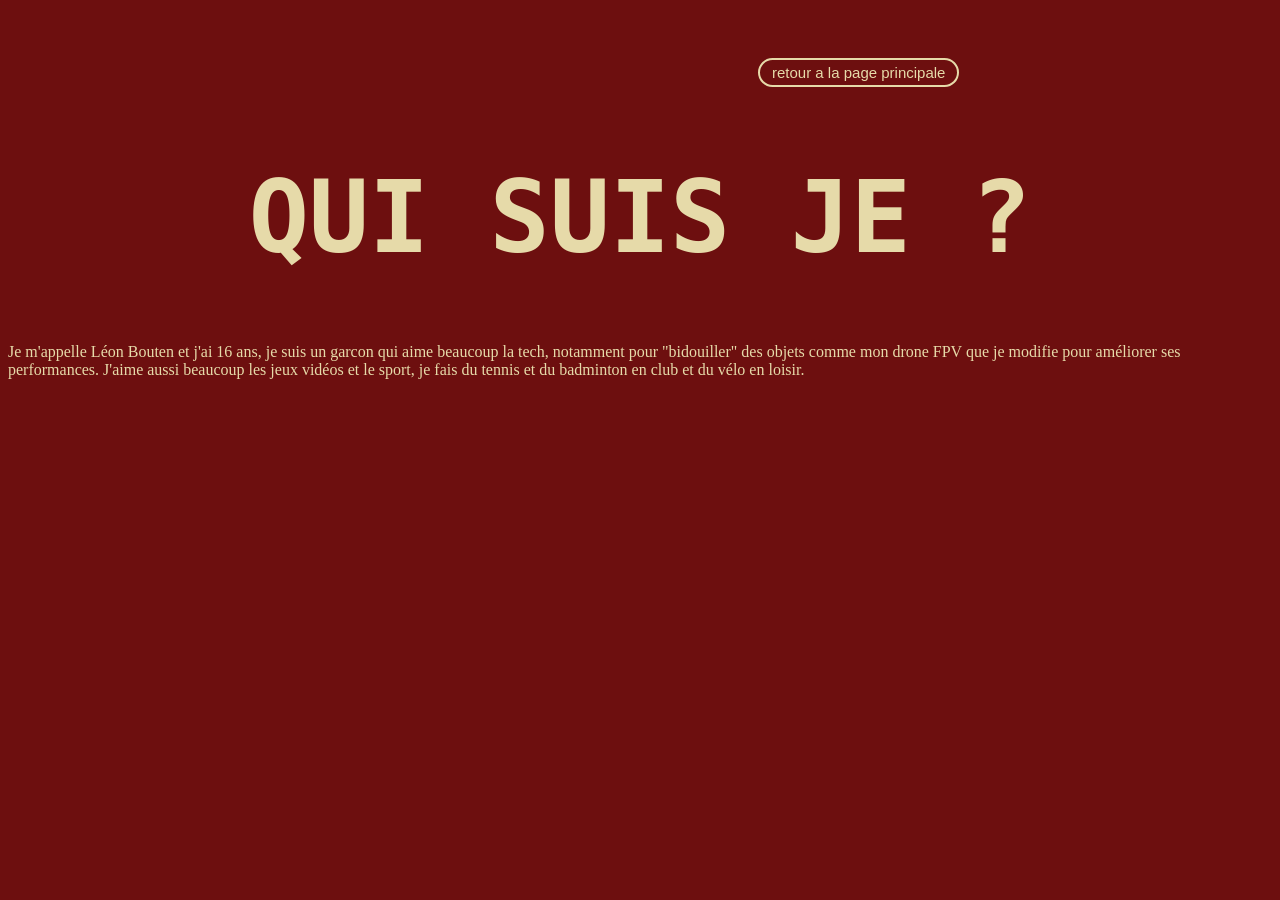
<file: apropoleon.html>
<!DOCTYPE html>
<html lang="fr">
<head>
  
   <meta charset="UTF-8">
   <meta name="viewport" content="width=device-width, initial-scale=1.0">
   <title>Mon Portfolio - qui suis je </title>
   <link rel="stylesheet" href="apropoleon.css">
  
</head>
<body>
   <header>
       <a href="leon.html">
      <button class = btn-apropo>retour a la page principale </button>
    </a>
    
    <h1>QUI SUIS JE ?</h1>
    
   </header>
   <main>
      <P>Je m'appelle Léon Bouten et j'ai 16 ans, je suis un garcon qui aime beaucoup la tech, notamment pour "bidouiller" des objets comme mon drone FPV que je modifie pour améliorer ses performances. 
         J'aime aussi beaucoup  les jeux vidéos et le sport, je fais du tennis et du badminton en club et du vélo en loisir. 
      </P>
   </main>
   <footer></footer>
</body>
</html>
</file>
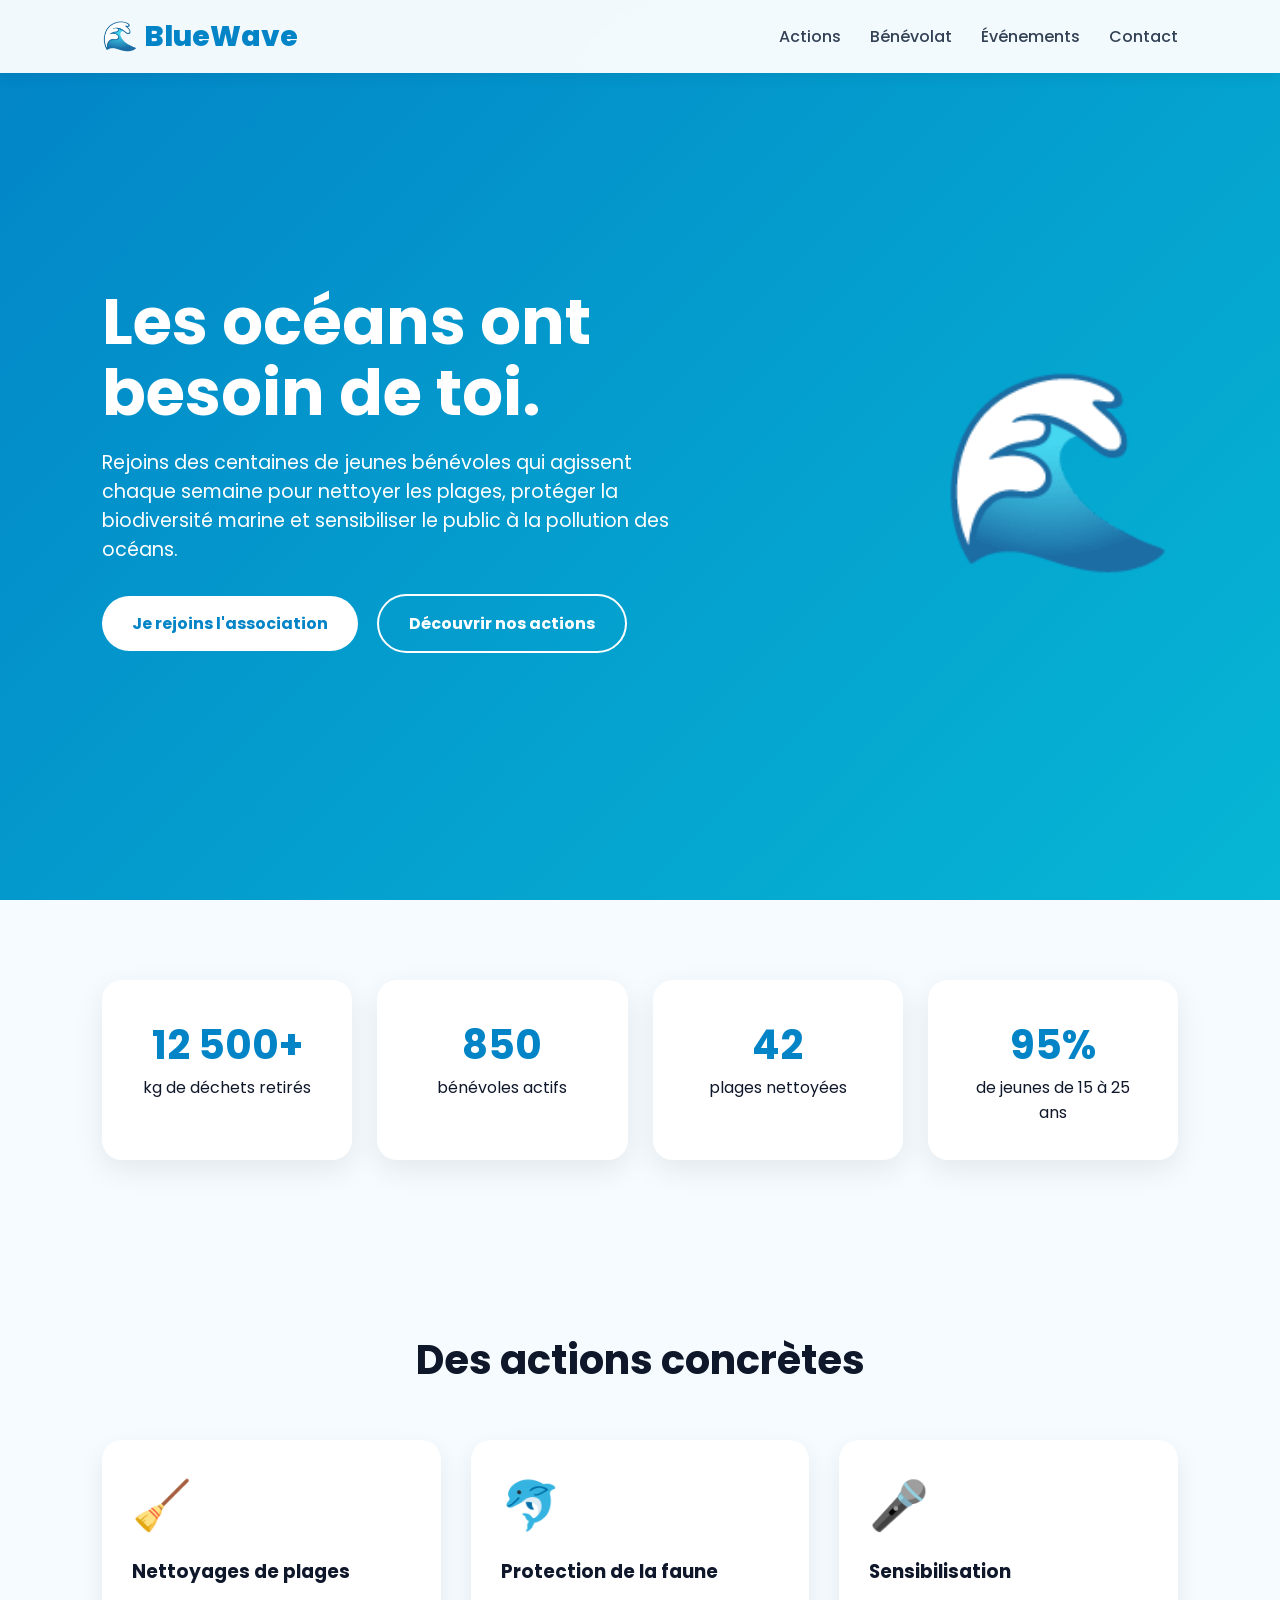
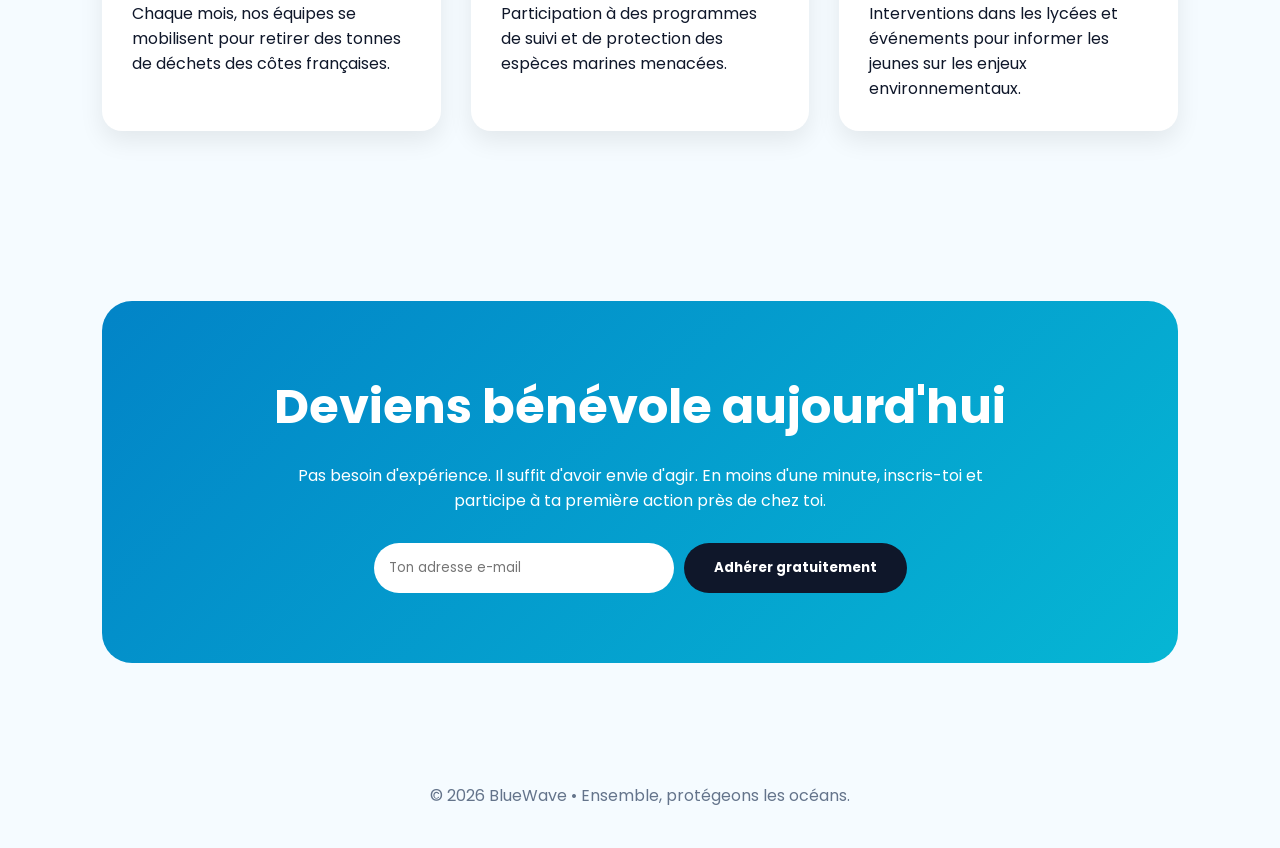
<file: Landing_page.html>
<!DOCTYPE html>
<html lang="fr">
<head>
<meta charset="UTF-8">
<meta name="viewport" content="width=device-width, initial-scale=1.0">
<title>BlueWave - Agis pour les océans</title>

<link href="https://fonts.googleapis.com/css2?family=Poppins:wght@300;400;600;700;800&display=swap" rel="stylesheet">

<style>
*{
    margin:0;
    padding:0;
    box-sizing:border-box;
    font-family:'Poppins',sans-serif;
}

body{
    background:#f5fbff;
    color:#0f172a;
}

header{
    position:fixed;
    width:100%;
    top:0;
    background:rgba(255,255,255,0.95);
    backdrop-filter:blur(10px);
    padding:15px 8%;
    display:flex;
    justify-content:space-between;
    align-items:center;
    z-index:1000;
    box-shadow:0 2px 15px rgba(0,0,0,0.08);
}

.logo{
    font-size:1.8rem;
    font-weight:800;
    color:#0284c7;
}

nav a{
    text-decoration:none;
    color:#334155;
    margin-left:25px;
    font-weight:500;
}

.hero{
    min-height:100vh;
    display:flex;
    align-items:center;
    justify-content:space-between;
    padding:120px 8% 80px;
    background:linear-gradient(135deg,#0284c7,#06b6d4);
    color:white;
}

.hero-text{
    max-width:600px;
}

.hero-text h1{
    font-size:4rem;
    line-height:1.1;
    margin-bottom:20px;
}

.hero-text p{
    font-size:1.2rem;
    margin-bottom:30px;
}

.btn{
    display:inline-block;
    padding:15px 30px;
    border-radius:50px;
    text-decoration:none;
    font-weight:700;
    transition:0.3s;
}

.btn-primary{
    background:white;
    color:#0284c7;
}

.btn-primary:hover{
    transform:translateY(-3px);
}

.btn-secondary{
    border:2px solid white;
    color:white;
    margin-left:15px;
}

.hero-image{
    font-size:12rem;
}

.stats{
    padding:80px 8%;
    display:grid;
    grid-template-columns:repeat(auto-fit,minmax(220px,1fr));
    gap:25px;
}

.stat{
    background:white;
    padding:35px;
    text-align:center;
    border-radius:20px;
    box-shadow:0 10px 30px rgba(0,0,0,0.08);
}

.stat h2{
    color:#0284c7;
    font-size:2.5rem;
}

.section{
    padding:90px 8%;
}

.section-title{
    text-align:center;
    margin-bottom:50px;
}

.section-title h2{
    font-size:2.5rem;
    color:#0f172a;
}

.cards{
    display:grid;
    grid-template-columns:repeat(auto-fit,minmax(280px,1fr));
    gap:30px;
}

.card{
    background:white;
    padding:30px;
    border-radius:20px;
    box-shadow:0 10px 25px rgba(0,0,0,0.08);
    transition:0.3s;
}

.card:hover{
    transform:translateY(-8px);
}

.card span{
    font-size:3rem;
}

.card h3{
    margin:15px 0;
}

.join{
    background:linear-gradient(135deg,#0284c7,#06b6d4);
    color:white;
    text-align:center;
    border-radius:30px;
    margin:80px 8%;
    padding:70px 20px;
}

.join h2{
    font-size:3rem;
    margin-bottom:20px;
}

.join p{
    max-width:700px;
    margin:auto;
    margin-bottom:30px;
}

.form{
    display:flex;
    justify-content:center;
    gap:10px;
    flex-wrap:wrap;
}

.form input{
    padding:15px;
    border:none;
    border-radius:50px;
    width:300px;
}

.form button{
    padding:15px 30px;
    border:none;
    border-radius:50px;
    background:#0f172a;
    color:white;
    cursor:pointer;
    font-weight:700;
}

footer{
    text-align:center;
    padding:40px;
    color:#64748b;
}

@media(max-width:900px){
    .hero{
        flex-direction:column;
        text-align:center;
    }

    .hero-text h1{
        font-size:3rem;
    }

    .hero-image{
        margin-top:40px;
        font-size:8rem;
    }
}
</style>
</head>
<body>

<header>
    <div class="logo">🌊 BlueWave</div>
    <nav>
        <a href="#">Actions</a>
        <a href="#">Bénévolat</a>
        <a href="#">Événements</a>
        <a href="#">Contact</a>
    </nav>
</header>

<section class="hero">
    <div class="hero-text">
        <h1>Les océans ont besoin de toi.</h1>
        <p>
            Rejoins des centaines de jeunes bénévoles qui agissent chaque semaine
            pour nettoyer les plages, protéger la biodiversité marine et sensibiliser
            le public à la pollution des océans.
        </p>

        <a href="#" class="btn btn-primary">Je rejoins l'association</a>
        <a href="#" class="btn btn-secondary">Découvrir nos actions</a>
    </div>

    <div class="hero-image">
        🌊
    </div>
</section>

<section class="stats">
    <div class="stat">
        <h2>12 500+</h2>
        <p>kg de déchets retirés</p>
    </div>

    <div class="stat">
        <h2>850</h2>
        <p>bénévoles actifs</p>
    </div>

    <div class="stat">
        <h2>42</h2>
        <p>plages nettoyées</p>
    </div>

    <div class="stat">
        <h2>95%</h2>
        <p>de jeunes de 15 à 25 ans</p>
    </div>
</section>

<section class="section">
    <div class="section-title">
        <h2>Des actions concrètes</h2>
    </div>

    <div class="cards">

        <div class="card">
            <span>🧹</span>
            <h3>Nettoyages de plages</h3>
            <p>
                Chaque mois, nos équipes se mobilisent pour retirer
                des tonnes de déchets des côtes françaises.
            </p>
        </div>

        <div class="card">
            <span>🐬</span>
            <h3>Protection de la faune</h3>
            <p>
                Participation à des programmes de suivi et de protection
                des espèces marines menacées.
            </p>
        </div>

        <div class="card">
            <span>🎤</span>
            <h3>Sensibilisation</h3>
            <p>
                Interventions dans les lycées et événements pour
                informer les jeunes sur les enjeux environnementaux.
            </p>
        </div>

    </div>
</section>

<section class="join">
    <h2>Deviens bénévole aujourd'hui</h2>

    <p>
        Pas besoin d'expérience. Il suffit d'avoir envie d'agir.
        En moins d'une minute, inscris-toi et participe à ta première
        action près de chez toi.
    </p>

    <form class="form">
        <input type="email" placeholder="Ton adresse e-mail">
        <button type="submit">Adhérer gratuitement</button>
    </form>
</section>

<footer>
    © 2026 BlueWave • Ensemble, protégeons les océans.
</footer>

</body>
</html>
</file>
<file: apropoleon.css>
body {
    background: #6d0f0f;
}
header h1 {
    color: #e6daa9;
    text-align: center;
    font-family :'Impact', Fantasy , monospace;
    font-size: 100px;
}
.btn-apropo {
    color: #e6daa9;
    background-color: #6d0f0f;
    border: 2px #e6daa9 solid;
    border-radius: 20px;
    padding: 4px 12px;
    font-size: 15px;
    margin-left: 750px ;
    margin-top: 50px;
    margin-bottom: 5px;
}
.btn-apropo:hover { 
    color: #6d0f0f;
    background-color: #e6daa9;
}
main p {
    color: #e6daa9;
}
</file>
